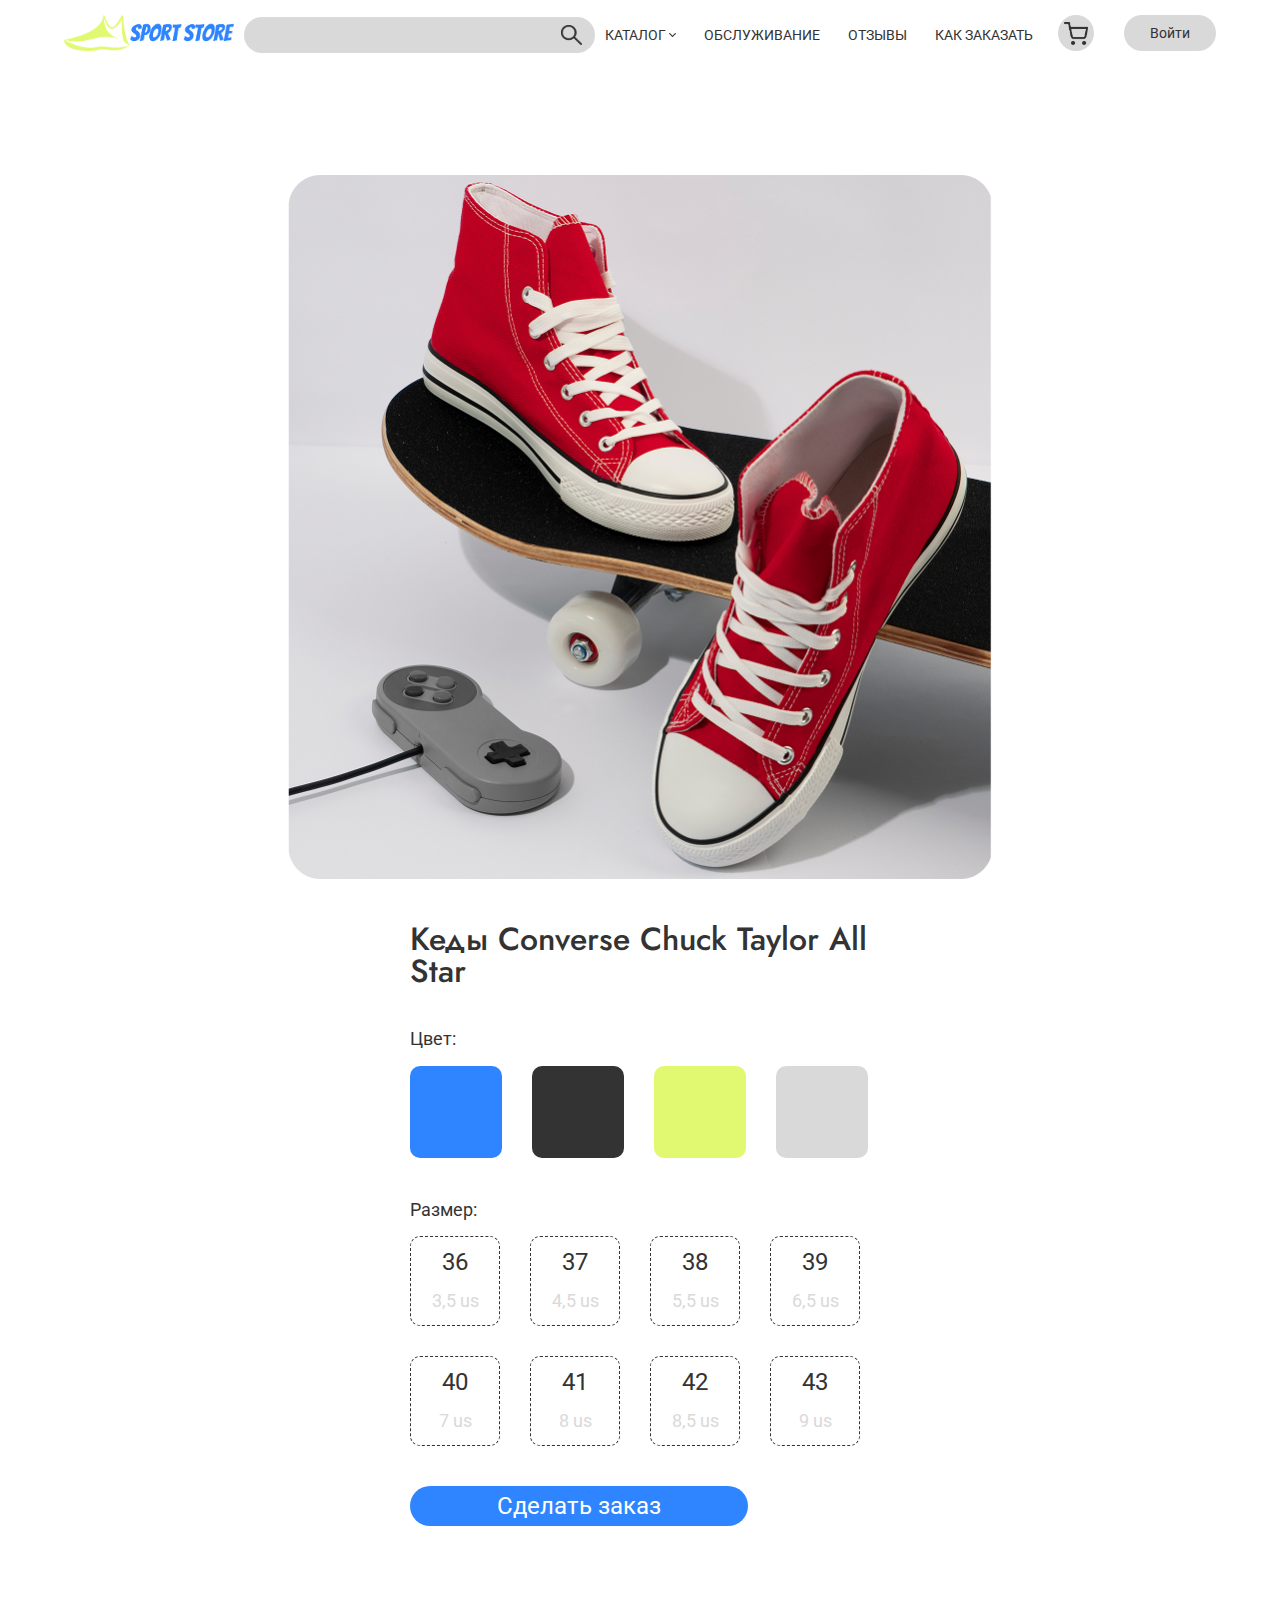
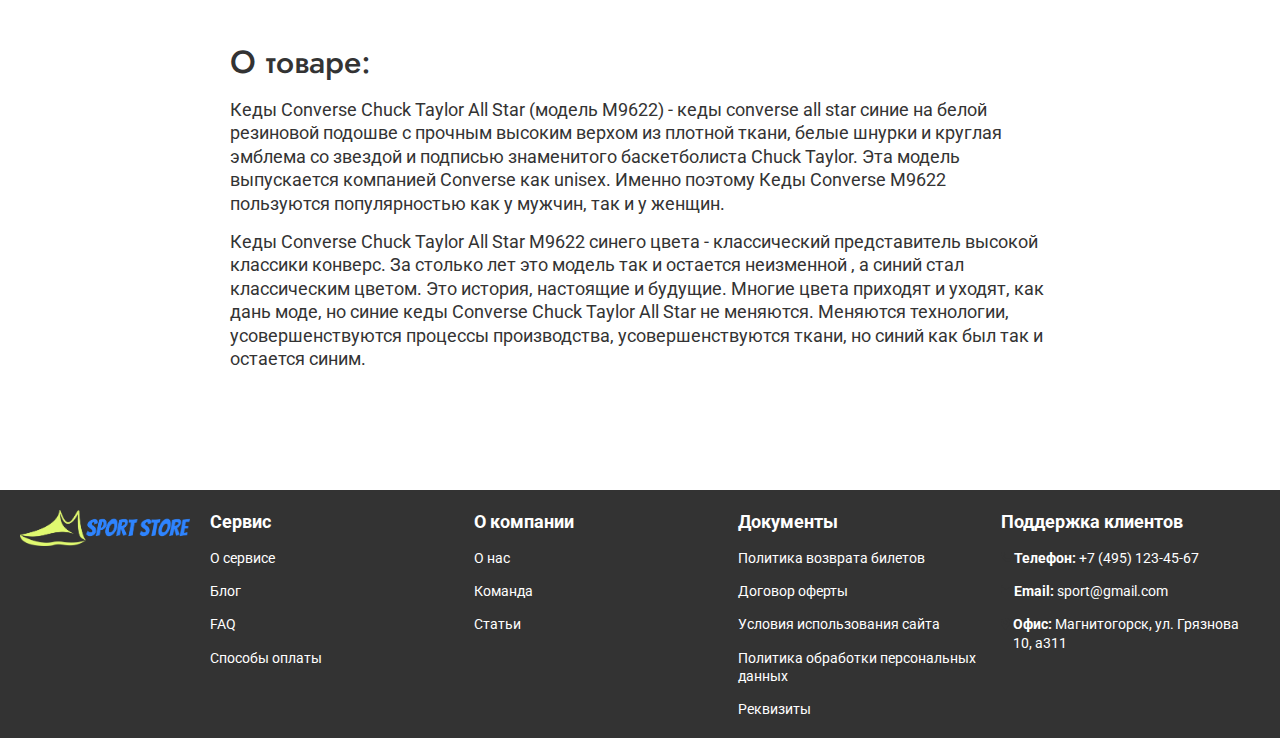
<file: components/product_card.html>
<!DOCTYPE html>
<html lang="en">
  <head>
    <meta charset="UTF-8" />
    <meta name="viewport" content="width=device-width, initial-scale=1.0" />
    <link rel="stylesheet" href="../style.css" />
    <link rel="preconnect" href="https://fonts.googleapis.com" />
    <link rel="preconnect" href="https://fonts.gstatic.com" crossorigin />
    <link
      href="https://fonts.googleapis.com/css2?family=Jost:ital,wght@0,100..900;1,100..900&family=Roboto:ital,wght@0,100..900;1,100..900&display=swap"
      rel="stylesheet"
    />
    <title>Sport Store/Карточка продукта</title>
  </head>
  <body>
    <div class="list1">
      <header class="TEXT_menu">
        <div class="header_left">
          <a href="../index.html"><img src="../img/logo.png" alt="LOGO" class="logo" /></a>

          <details class="burger">
            <summary><img src="../img/бургер.png"></summary>
              <div class="burger_content">
                  <div class="menu_burger">КАТАЛОГ</div>
                  <div class="menu_burger">ОБСЛУЖИВАНИЕ</div>
                  <a href="../index.html#otziv" class="menu_burger">ОТЗЫВЫ</a>
                  <a href="registration.html" class="menu_burger">КАК ЗАКАЗАТЬ</a>
                  <div class="menu_burger">КОРЗИНА</div>
                  <div class="menu_burger">ВОЙТИ</div>
              </div>
          </details>

          <div class="search_container">
            <img
              src="../img/Search.png"
              alt="SEARCH"
              class="search_img"
            />
          </div>

          <div class="menu hide">
            <div class="menu_content">
              КАТАЛОГ
              <img src="../img/КаталогIMG.png" height="4px" alt="" />
            </div>
            <div class="menu_content">ОБСЛУЖИВАНИЕ</div>
            <a href="../index.html/#otziv" class="menu_content">ОТЗЫВЫ</a>
            <a href="registration.html" class="menu_content">КАК ЗАКАЗАТЬ</a>
          </div>
        </div>
        <div class="header_right hide">
          <div class="shopping_cart">
            <img src="../img/shopping_cart.png" height="23px" alt="" />
          </div>
          <div class="auth">Войти</div>
        </div>
      </header>
    </div>

    <div class="tovar_card">
        <div class="tovar_card_top">
            <div class="tovar_img">
                <img src="../img/tovar.png" width ="100%" alt="tovar" />
            </div>
            <div class="tovar_card_right">
                <div class="TEXT_podzagolovok tovar_inf">Кеды Converse Chuck Taylor All Star</div>
                <div class="tovar_inf">
                    <div class="TEXT_text">Цвет:</div>
                    <div class="size_colors">
                        <div class="tovar_col1 tovar_div_color"></div>
                        <div class="tovar_col2 tovar_div_color"></div>
                        <div class="tovar_col3 tovar_div_color"></div>
                        <div class="tovar_col4 tovar_div_color"></div>
                    </div>
                </div>
                <div class="tovar_inf">
                    <div class="TEXT_text">Размер:</div>
                    <div class="size_colors">
                        <div class="tovar_div_size">
                            <p class="TEXT_knopka">36</p>
                            <p class="TEXT_text">3,5 us</p>
                        </div>
                        <div class="tovar_div_size">
                            <p class="TEXT_knopka">37</p>
                            <p class="TEXT_text">4,5 us</p>
                        </div>
                        <div class="tovar_div_size">
                            <p class="TEXT_knopka">38</p>
                            <p class="TEXT_text">5,5 us</p>
                        </div>
                        <div class="tovar_div_size">
                            <p class="TEXT_knopka">39</p>
                            <p class="TEXT_text">6,5 us</p>
                        </div>
                        <div class="tovar_div_size">
                            <p class="TEXT_knopka">40</p>
                            <p class="TEXT_text">7 us</p>
                        </div>
                        <div class="tovar_div_size">
                            <p class="TEXT_knopka">41</p>
                            <p class="TEXT_text">8 us</p>
                        </div>
                        <div class="tovar_div_size">
                            <p class="TEXT_knopka">42</p>
                            <p class="TEXT_text">8,5 us</p>
                        </div>
                        <div class="tovar_div_size">
                            <p class="TEXT_knopka">43</p>
                            <p class="TEXT_text">9 us</p>
                        </div>
                    </div>
                </div>
                <a href="registration.html" class="knopka TEXT_knopka">Сделать заказ</a>
            </div>
        </div>
        <div class="tovar_card_bottom">
            <div class="TEXT_podzagolovok">О товаре:</div>
            <div class="TEXT_text">
                <div>Кеды Converse Chuck Taylor All Star (модель M9622) - кеды converse all star синие на белой резиновой подошве с прочным высоким верхом из плотной ткани, белые шнурки и круглая эмблема со звездой и подписью знаменитого баскетболиста Chuck Taylor. Эта модель выпускается компанией Converse как unisex. Именно поэтому Кеды Converse M9622 пользуются популярностью как у мужчин, так и у женщин.</div>
                <div>Кеды Converse Chuck Taylor All Star M9622 синего цвета - классический представитель высокой классики конверс. За столько лет это модель так и остается неизменной , а синий стал классическим цветом. Это история, настоящие и будущие. Многие цвета приходят и уходят, как дань моде, но синие кеды Converse Chuck Taylor All Star не меняются. Меняются технологии, усовершенствуются процессы производства, усовершенствуются ткани, но синий как был так и остается синим.</div>
            </div>
        </div>
    </div>

    <div class="list6">
        <footer>
            <div class="footer_conteiner">
                <img src="../img/logo.png" alt="LOGO" class="logo" />
                <div class="footer_content TEXT_menu">
                    <div class="foot_info">
                        <div class="foot_p TEXT_text">Сервис</div>
                        <div class="foot_p">О сервисе</div>
                        <div class="foot_p">Блог</div>
                        <div class="foot_p">FAQ</div>
                        <div class="foot_p">Способы оплаты</div>
                    </div>
                    <div class="foot_info">
                        <a href="team.html" class="foot_p TEXT_text">О компании</a>
                        <a href="team.html" class="foot_p">О нас</a>
                        <a href="team.html" class="foot_p">Команда</a>
                        <div class="foot_p">Статьи</div>
                    </div>
                    <div class="foot_info">
                        <div class="foot_p TEXT_text">Документы</div>
                        <div class="foot_p">Политика возврата билетов </div>
                        <div class="foot_p">Договор оферты</div>
                        <div class="foot_p">Условия использования сайта </div>
                        <div class="foot_p">Политика обработки персональных данных</div>
                        <div class="foot_p">Реквизиты</div>
                    </div>
                    <div class="foot_info">
                        <div class="foot_p TEXT_text">Поддержка клиентов</div>
                        <div class="foot_info_div">
                            <img src="../img/number.svg" width="10px" alt="">
                            <div class="foot_p"><b>Телефон: </b>+7 (495) 123-45-67</div>
                        </div>
                        <div class="foot_info_div">
                            <img src="../img/mail.svg" width="10px" alt="">
                            <div class="foot_p"><b>Email: </b>sport@gmail.com</div>
                        </div>
                        <div class="foot_info_div">
                            <img src="../img/adres.svg" width="9px" alt="">
                            <div class="foot_p"><b>Офис: </b>Магнитогорск, ул. Грязнова 10, a311</div>
                        </div>
                    </div>
                </div>
            </div>
        </footer>
    </div>

    
    <script src="../script.js"></script>
  </body>
</html>
</file>
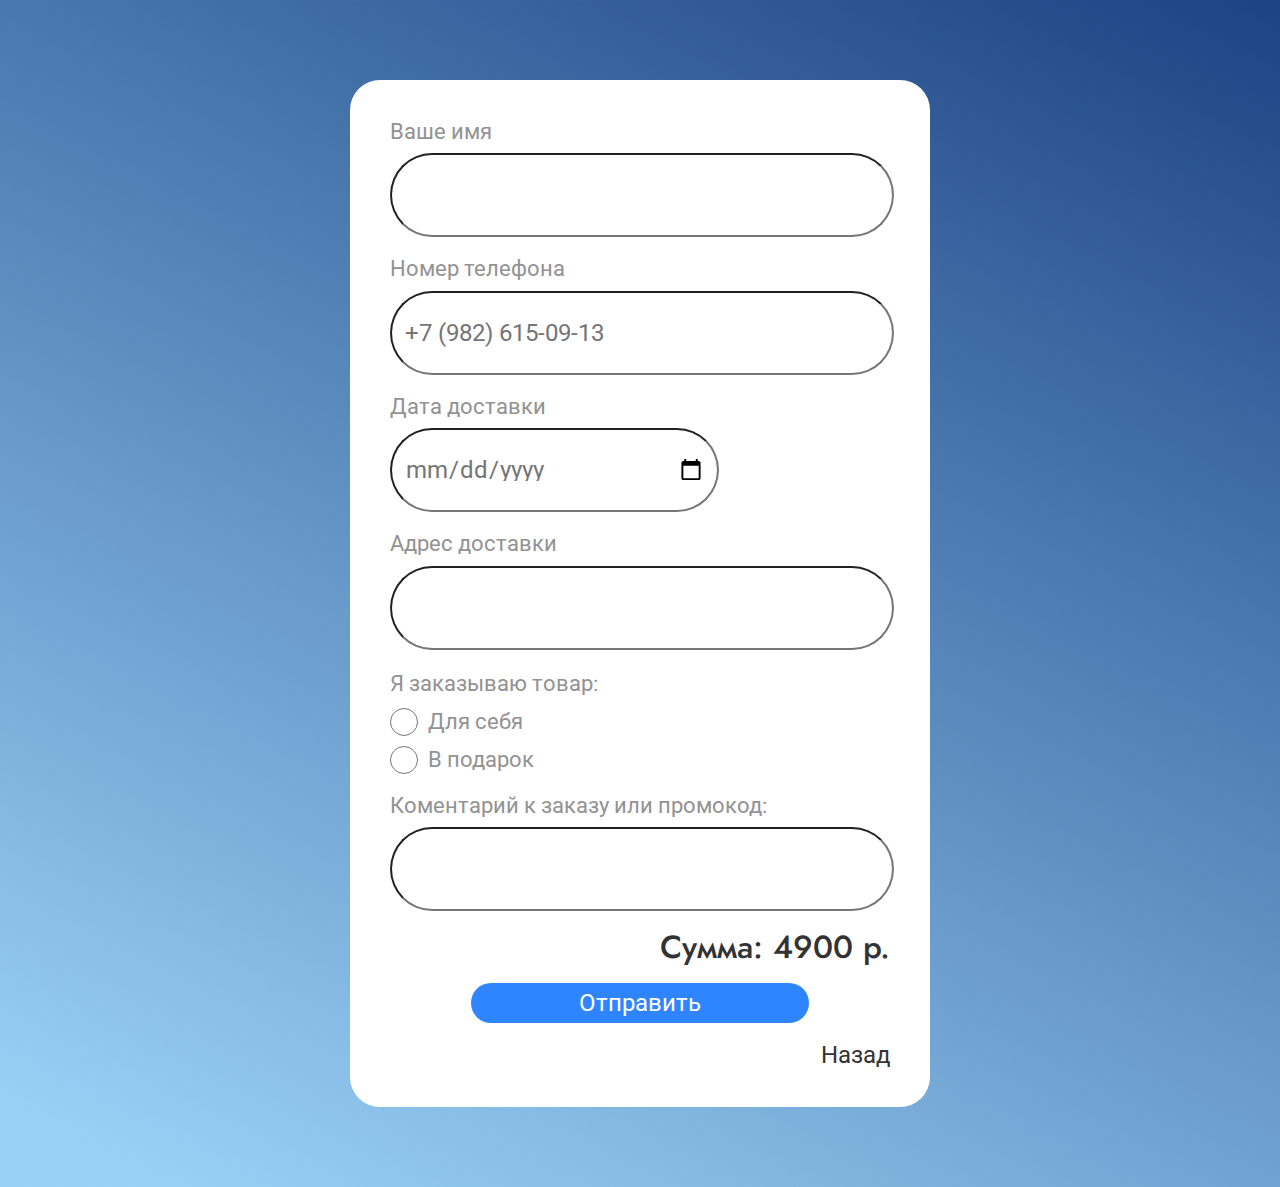
<file: components/registration.html>
<!DOCTYPE html>
<html lang="en">
  <head>
    <meta charset="UTF-8" />
    <meta name="viewport" content="width=device-width, initial-scale=1.0" />
    <link rel="stylesheet" href="../style.css" />
    <link rel="preconnect" href="https://fonts.googleapis.com" />
    <link rel="preconnect" href="https://fonts.gstatic.com" crossorigin />
    <link
      href="https://fonts.googleapis.com/css2?family=Jost:ital,wght@0,100..900;1,100..900&family=Roboto:ital,wght@0,100..900;1,100..900&display=swap"
      rel="stylesheet"
    />
    <title>Sport Store/Форма регистрации</title>
  </head>
  <body>
    <div class="list_registration_team TEXT_text">
      <form action="" id="registration">
        <div class="form_content">
          <label for="name">Ваше имя</label>
          <input type="text" name="name" id="name" required>
        </div>
        
        <div class="form_content">
          <label for="number">Номер телефона</label>
          <input type="tel" name="number" id="number" placeholder="+7 (982) 615-09-13" pattern="\+7\s?\(?9\d{2}\)?\s?\d{3}[-]?\d{2}[-]?\d{2}" required>
        </div>
        
        <div class="form_content">
          <label for="date">Дата доставки</label>
          <input type="date" name="date" id="date" required>
        </div>
        
        <div class="form_content">
          <label for="adres">Адрес доставки</label>
          <input type="text" name="adres" id="adres" required>
        </div>
        
        <div class="form_content">
          <div>Я заказываю товар:</div>
          <div>
            <input type="radio" name="for_who" id="self">
            <label for="self">Для себя</label>
          </div>
          <div>
            <input type="radio" name="for_who" id="gift">
            <label for="gift">В подарок</label>
          </div>
        </div>

        <div class="form_content">
          <label for="prom">Коментарий к заказу или промокод:</label>
          <input type="text" name="prom" id="prom" required>
        </div>

        <div class="form_summa TEXT_podzagolovok">Сумма: 4900 р.</div>

        <div class="knopka TEXT_knopka" onclick="document.getElementById('registration').submit()">Отправить</div>
        <a href="../index.html" class="TEXT_knopka" style="text-align: end; width: 100%;">Назад</a>
      </form>
    </div>

  </body>
</html>
</file>
<file: style.css>
* {
  margin: 0;
  padding: 0;
  /* border: dotted 2px rgb(196, 61, 61); */
  transition: transform 0.5s ease-in-out, box-shadow 0.5s ease-in-out, background-color 0.5s ease-in-out, color 0.0.s ease-in-out;
}
:root{
  --black:#333333;
  --blue:#2E85FF;
  --yellow:#e0f970;
  --gray:#d9d9d9;
  --white:#ffffff;
}
.TEXT_zagolovok{
  font-family: "Jost", sans-serif;
  font-size: 70px;
  font-weight: 500;
  line-height: 100%;
}
.TEXT_podzagolovok{
  font-family: "Jost", sans-serif;
  font-size: 32px;
  font-weight: 500;
  line-height: 100%;
}
.TEXT_menu{
  font-family: "Roboto", sans-serif;
  font-size: 14px;
  line-height: 130%;
}
.TEXT_text{
  font-family: "Roboto", sans-serif;
  font-size: 18px;
  line-height: 130%;
}
.TEXT_knopka{
  font-family: "Roboto", sans-serif;
  font-size: 24px;
  line-height: 100%;
  font-weight: 400;
}
.knopka{
  width: 100%;
  max-width: 338px;
  min-height: 40px;
  display: flex;
  justify-content: center;
  align-items: center;
  color: var(--white);
  background-color:var(--blue);
  border-radius: 100px;
  cursor: pointer;
}
.knopka:hover{
  background-color: var(--yellow);
  color: var(--blue);
  box-shadow: rgb(0, 0, 0, 0.25) 0 4px 4px;
  transform: scale(1.02);
}
a{
  text-decoration: none;
  color: var(--black);
}
.ANIMATION:hover{
  box-shadow: rgb(0, 0, 0, 0.25) 0 4px 4px;
  transform: scale(1.02);
  cursor: pointer;
}


body {
  color: var(--black);
  width: 100%;
  padding-top: 15px;
  display: flex;
  justify-content: center;
  align-items: center;
  flex-direction: column;
  gap: 120px;
}


.list1{
  width: 100%;
  display: flex;
  justify-content: center;
  align-items: center;
  flex-direction: column;
  gap: 25px;
}
header {
  width: 90%;
  max-width: 1440px;
  display: flex;
  flex-direction: row;
  justify-content: space-between;
  align-items: start;
}
.header_left {
  display: flex;
  justify-content: space-between;
  align-items: center;
  width: 100%;
  max-width: 1030px;
  /* min-width: 300px; */
  row-gap:10px;
  column-gap: 10px;

}
.logo {
  width: 170px;
  height: 36px;
}
.burger{
  display: none;
}
.search_container {
  width: 100%;
  height: 36px;
  max-width: 338px;
  min-width: 200px;
  display: flex;
  flex-direction: column;
  align-items: end;
  justify-content: center;
  padding-right: 13px;
  background-color: var(--gray);
  border-radius: 56px;
}
.search_container:hover {
  height: 32px;
  padding-right: 12px;
  border: var(--black) solid 1px;
  background-color: var(--white);
  box-shadow: rgb(0, 0, 0, 0.25) 0 4px 4px;
  cursor: pointer;
}
@media (max-width:600px) {  
  .search_container {
    max-width: 284px;
  }
}
@media (max-width:530px) {  
  .search_container {
    max-width: 338px;
    margin: 0 auto; 
  }
}
.search_img {
  width: 21px;
  height: 20px;
}
.menu {
  width: 100%;
  display: flex;
  justify-content: space-between;
  align-items: center;
  max-width: 434px;
  min-width: 380px;
}
.menu_content {
  display: flex;
  justify-content: center;
  align-items: center;
  gap: 3px;
}
.menu_content:hover {
  color: var(--blue);
  transform: scale(1.02);
  cursor: pointer;
}
.header_right { 
  display: flex;
  justify-content: center;
  align-items: center;
  gap: 30px;
  padding-left: 25px;
}
.shopping_cart {
  width: 36px;
  height: 36px;
  border-radius: 21px;
  display: flex;
  justify-content: center;
  align-items: center;
  background-color: var(--gray);
}
.shopping_cart:hover {
  width: 34px;
  height: 32px;
  border: var(--black) solid 1px;
  background-color: var(--white);
  box-shadow: rgb(0, 0, 0, 0.25) 0 4px 4px;
  cursor: pointer;
}
.auth {
  width: 92px;
  height: 36px;
  border-radius: 56px;
  display: flex;
  justify-content: center;
  align-items: center;
  background-color: var(--gray);
}
.auth:hover {
  width: 90px;
  height: 32px;
  border: var(--black) solid 1px;
  background-color: var(--white);
  box-shadow: rgb(0, 0, 0, 0.25) 0 4px 4px;
  cursor: pointer;
}
.banner {
  width: 100%;
  height: 700px;
  background: url(img/baner_back.png);
  background-size: cover;
  background-position: center;
  display: flex;
  flex-direction: column;
  justify-content: center; 
  align-items: center;
  color: var(--white);
}
.banner_content {
  max-width: 1440px;
  min-width: 300px;
  width: 80%;
  display: flex;
  flex-direction: column;
  justify-content: start;
  align-items: start;
  gap: 20px;
}
.banner_content h1 {
  color: var(--yellow);
  width: 100%;
  max-width: 562px;
}
.banner_content h1 .h1_mag {
  color: var(--white);
  width: 100%;
}
.banner_content_text {
  width: 100%;
  max-width: 562px;
}

.list2 {
  width: 80%;
  max-width: 1440px;
  display: flex;
  justify-content: center;
  flex-wrap: wrap;
  gap: 30px;
}
.content_list2 {
  width: 100%;
  max-width: 705px;
  min-width: 300px;
  display: flex;
  flex-direction: column;
  justify-content: start;
  align-items: center;
  gap: 30px;
}
.image1 {
  width: 100%;
  display: flex;
  flex-direction: row;
  gap: 30px;
}
.im{
  width: 100%;
  display: flex;
}
.im23 {
  width: 100%;
  display: flex;
  flex-direction: column;
  gap: 30px;
}
.image2 {
  width: 100%;
  display: flex;
  flex-direction: column;
  gap: 30px;
}
.im56 {
  width: 100%;
  display: flex;
  gap: 30px;
}
.list2 img {
  border-radius: 5px;
  width: 100%;
}
.list2 img:hover{
  box-shadow: rgb(0, 0, 0, 0.25) 0 7px 10px;
  transform: scale(1.02);
  cursor: pointer;
}


.list3{
  width: 80%;
  max-width: 1440px;
  min-width: 300px;
  display: flex;
  flex-direction: column;
  gap: 25px;
  align-items: center;
}
.content_list3{
  width: 100%;
  max-width: 1440px;
  display: flex;
  justify-content: center;
  gap: 30px;
  flex-wrap: wrap;
}
.cart{
  width: 100%;
  height: 620px;
  max-width: 460px;
  min-width: 300px;
  display: flex;
  flex-direction: column;
  justify-content: end;
  align-items: center;
  border-radius: 32px;
}
.cart:hover{
  box-shadow: rgb(0, 0, 0, 0.25) 0 10px 10px;
  transform: scale(1.02);
  cursor: pointer;
}
.cart_1{
  background: url(img/cart1.png);
}
.cart_2{
  background: url(img/cart2.png);
}
.cart_3{
  background: url(img/cart3.png);
}
.cart{
  background-position-x: center;
  background-position-y: -60px;

}
.cart_conteiner{
  width: 100%;
  height: 230px;
  background-color: var(--gray);
  display: flex;
  justify-content: center;
  border-radius: 0 0 32px 32px;
}
.cart_content{
  width: 100%;
  margin:15px 30px;
  height: 176px;
  display: flex;
  flex-direction: column;
  align-items: center;
  justify-content: space-between;
}
.cart_top{
  width: 100%;
  margin:15px 30px;
  display: flex;
  align-items: center;
  justify-content: space-between;
}
.cart_top_left{
  width: 100%;
  max-width: 294px;
  display: flex;
  flex-direction: column;
  gap: 0;
}
.cart_top_left h2{
  width: 100%;
  font-size: 24px;
}
.cart_top_left p{
  width: 100%;
  font-size: 16px;
}
.cart_top_right{
  height: max-content;
  min-width: 90px;
  display: flex;
  justify-content: center;
  align-items: center;
  padding: 5px;
  background-color: var(--blue);
  color: var(--white);
  border-radius: 100px;
}

.list4{
  width: 80%;
  max-width: 1440px;
  min-width: 300px;
  display: flex;
  justify-content: center;
  align-items: center;
  gap: 50px;
  flex-wrap: wrap;
}
.list4_content{
  width: 100%;
  min-width: 300px;
  max-width: 700px;
  height: 586px;
  display: flex;
  flex-direction: column;
  justify-content: space-between;
  align-items: center;
  /* gap: 40px; */
}
.list4_top{
  width: 100%;
  display: flex;
  flex-direction: column;
  gap: 130px;
}
.list4_top p:first-child{
  color: var(--blue);
}
.list4_text {
  width: 100%;
}
.list4_text li {
  margin-left: 20px;
}
@media (max-width:1667px) {
  .list4_content{
    gap: 40px;
    height: auto;

  }
  .list4_top{
    gap: 21px;
  }
}


.list5{
  width: 80%;
  max-width: 1440px;
  display: flex;
  flex-direction: column;
  justify-content: center;
  align-items: center;
  gap: 25px;
}
.list5_text{
  width: 100%;
  text-align: center;
}
.list5_content{
  width: 100%;
  max-width: 1440px;
  display: flex;
  flex-wrap: wrap;
  justify-content: center;
  align-items: center;
  gap: 30px;
}
.list5_cart{
  width: 100%;
  background-color: var(--gray);
  height: 320px;
  max-width: 330px;
  min-width: 270px;
  display: flex;
  justify-content: center;
  align-items: center;
  border-radius: 32px 5px 32px 5px;
}
.list5_cart:hover{
  box-shadow: var(--blue) 0 7px 10px;
  background-color: var(--blue);
  color: var(--white);
  transform: scale(1.02);
  cursor: pointer;
}
.list5_cart_content{
  width: 100%;
  margin: 0 20px;
  height: 273px;
  display: flex;
  flex-direction: column;
  justify-content: space-between;
  align-items: center;
}
.list5_cart_content_top{
  width: 100%;
  display: flex;
  flex-direction: column;
  gap: 25px;
}
.list5_cart_content_top p{
  width: 100%;
}
.list5_cart_content_top p:first-child{
  font-weight: 500;
}
.list5_rating{
  display: flex;
  justify-content: center;
  align-items: center;
  gap: 10px;
}
.stars_container{
  display: flex;
  justify-content: center;
  align-items: center;
  gap: 1px;
}

.list6{
  width: 100%;
  display: flex;
  flex-direction: column;
  justify-content: center;
  align-items: center;
  gap: 120px;
}
.karta{
  width: 100%;
  max-width: 1440px;
  height: 695px;
  border-radius: 32px;
}
footer{
  width: 100%;
  display: flex;
  justify-content: center;
  align-items: center;
  background-color: var(--black);
  color: var(--white);
}
.footer_conteiner{
  width: 100%;
  max-width: 1440px;
  display: flex;
  padding: 20px;
  justify-content: space-between;
  gap: 20px;
}
.footer_content{
  width: 100%;
  min-width: 282px;
  max-width: 1250px;
  display: flex;
  justify-content: space-between;
  column-gap: 5px;
  row-gap: 10px;
}
.foot_info{
  width: 100%;
  height: fit-content;
  min-width: 130px;
  max-width: 305px;
  display: flex;
  flex-direction: column;
  gap: 15px;
}
.foot_info .foot_p:first-child{
  font-weight: 700;
}
.foot_info_div{
  width: 100%;
  display: flex;
  justify-content: start;
  align-items: start;
  flex-wrap: nowrap;
  gap: 3px;
}
.foot_info_div img{
  margin-top: 3px;
}
.foot_p{
  width: fit-content;
  color: var(--white);
}
.foot_p:hover{
  color: var(--blue);
  transform: scale(1.02);
  cursor: pointer;
}
@media (max-width:1080px) {
  header{
    flex-wrap: wrap;
  }
  .header_left{
    flex-wrap: wrap;
  }
  .header_right{
    width: 100%;
    justify-content: end;
  }
} 
@media (max-width:780px) {
  .footer_conteiner{
    flex-wrap: wrap;
  }
}
@media (max-width:590px) {
  .footer_content{
    flex-wrap: wrap;
  }
  .foot_info{
    width: min-content;
  }
}
@media (max-width:530px) {
  body{
    gap: 70px;
  }
  .hide{
    display: none;
  }
  .burger{
    display: block;
  }
  .burger > summary::marker{
    content: "";
  }
  .burger summary img{
    width: 28px;
    float: right;
  }
  .burger_content{
    display: flex;
    flex-direction: column;
    gap: 10px;
    margin: 30px 25px 0 0;
    right: 0;
    padding: 15px;
    border-radius: 10px;
    background-color: var(--gray);
    position: absolute;
  }
  .menu_burger{
    text-align: end;
  }
  .banner{
    height: 500px;
  }
  .list6{
    gap: 0;
  }
  .karta{
    width: 100%;
    max-width: 1440px;
    height: 695px;
    border-radius: 32px 32px 0 0 ;
  }
}
@media (max-width:439px) {
  .footer_content{
    justify-content: center;
  }
  .cart {
    background-position-y: 0;
    background-size: 135%;
  }   
  .TEXT_zagolovok{
    font-size: 55px;
  }
  .TEXT_podzagolovok{
    font-size: 26px;
  }
}

/* Карточка товара!!!!!!!!!!!!!!!!!!!!!!!!!!!!!!!!!!!!!!!!!!!!!!!!!!!!!!!!!!!!!!!!!!!!!!!!!!!!!!!!!!!!!!!!!! */

.tovar_card{
  width: 80%;
  max-width: 1440px;
  display: flex;
  flex-direction: column;
  justify-content: center;
  align-items: center;
  gap:120px;
}
@media (max-width:530px) {
  .tovar_card{
    gap: 70px;
  }
}
.tovar_card_top{
    width: 100%;
    display: flex;
    justify-content: space-around;
    align-items: center;
    gap: 40px;
    flex-wrap: wrap;
}
.tovar_img{
  width: 705px;
}
.tovar_card_right{
  width: 460px;
  display: flex;
  flex-direction: column;
  gap: 40px;
}
.tovar_inf{
  width: 100%;
  display: flex;
  flex-direction: column;
  gap: 15px;
}
.size_colors{
  width: 100%;
  max-width: 460px;
  display: flex;
  flex-wrap: wrap;
  gap: 30px;
}
.tovar_div_color{
  width: 92px;
  height: 92px;
  border-radius: 10px;
}
.tovar_div_size{
  width: 88px;
  height: 88px;
  display: flex;
  flex-direction: column;
  justify-content: center;
  align-items: center;
  gap: 15px;
  border: 1px dashed var(--black);
  border-radius: 10px;
}
.active_color{
  border: var(--black) solid 2px;
  width: 86px;
  height: 86px;
}
.active_size{
  border: var(--black) solid 1px;
}
.no_active_size{
  background-color: var(--gray);
  
}
.tovar_div_size p~p{
  color: var(--gray);
}
.no_active_size p~p{
  color: var(--white);
}
.tovar_col1{
  background-color: var(--blue);
}
.tovar_col2{
  background-color: var(--black);
}
.tovar_col2[class~='active_color']{
  border-color: var(--blue);
}
.tovar_col3{
  background-color: var(--yellow);
}
.tovar_col4{
  background-color: var(--gray);
}
.tovar_card_bottom{
  width: 80%;
  max-width: 1440px;
  display: flex;
  flex-wrap: wrap;
  row-gap: 20px;
}
.tovar_card_bottom > div:first-child{
  width: 200px;
}
.tovar_card_bottom div~div{
  width: 100%;
  max-width: 950px;
  display: flex;
  flex-direction: column;
  gap: 15px;
}
/*  Акция!!!!!!!!!!!!!!!!!!!!!!!!!!!!!!!!!!!!!!!!!!!!!!!!!!!!!!!!!!!!!!!!!!!!!!!!!!!!!!!!!!!!!!!!!!!!!!!!!!!! */
.action_list{
  background-image: url(img/action.png);
  width: 100%;
  height: 780px;
  background-size: cover;
  background-position-y: center;
  display: flex;
  flex-direction: column;
  justify-content: center; 
  align-items: end;
  border-radius: 40px;
  margin-top: -80px ;
}
.actin_conteiner{
  width: 90%;
  max-width: 733px;
  display: flex;
  flex-direction: column;
  align-items: center;
  gap: 20px;
  margin: 40px;
  font-weight: 400;
}
.action_content{
  width: 100%;
  height: 200px;
  background-color: rgb(225, 225, 225, 0.75);
  text-align: center;
  border-radius: 25px;
  display: flex;
  justify-content: center;
  align-items: center;
}
.action_content > div{
  width: 80%;
  display: flex;
  flex-direction: column;
  gap: 10px;
}
.action_content_div{
  display: flex;
  justify-content: center;
  align-items: center;
}
.rate_action{
  display: flex;
  flex-direction: column;
}
@media (max-width:815px) {
  .action_list{
    align-items: center;
  }
  .actin_conteiner{
    font-size: 26px;
    margin: 0;
  }
}
@media (max-width:530px) {
  .action_list{
    margin-top: -30px;
  }
}
@media (max-width:450px) {
  .actin_conteiner{
    font-size: 20px;
  }
  .action_content_div{
    flex-wrap: wrap;
  }
}

/* Форма регистрации!!!!!!!!!!!!!!!!!!!!!!!!!!!!!!!!!!!!!!!!!!!!!!!!!!!!!!!!!!!!!!!!!!!!!!!!!!!!!!!!!!!!!!!!! */
.list_registration_team{
  width: 100%;
  display: flex;
  justify-content: center;
  align-items: center;
  background-image: url(img/registr.png);
  background-position: center;
  background-size: cover;
  margin-top: -15px;
}
#registration{
  background-color: var(--white);
  width: 90%;
  max-width: 500px;
  display: flex;
  flex-direction: column;
  justify-content: center;
  align-items: center;
  padding:40px;
  margin: 80px 40px;
  border-radius: 30px;
  color: #929292;
  gap:20px;
  font-size: 22px;
}
#registration input{
  width: 95%;
  height: 80px;
  border-radius: 50px;
  font-size: 24px;
  font-family: 'Roboto';
  color: #757575;
  padding: 0 2.5%;
}
#registration input[type="radio"]{
  width: 28px;
}
#registration input[type="date"]{
  max-width: 300px;
  font-family: "Roboto", sans-serif;
  font-size: 24px;
  line-height: 80%;
  color: #757575;
}
#registration input::placeholder{
  font-family: "Roboto", sans-serif;
  font-size: 24px;
  line-height: 80%;
}
.form_content{
  width: 100%;
  display: flex;
  flex-direction: column;
  gap: 10px;
}
.form_content div{
  width: 100%;
  display: flex;
  align-items: center;
  height: 28px;
  gap: 10px;
}
.form_summa{
  color: var(--black);
  width: 100%;
  text-align: end;
}

/*Наша команда!!!!!!!!!!!!!!!!!!!!!!!!!!!!!!!!!!!!!!!!!!!!!!!!!!!!!!!!!!!!!!!!!!!!!!!!!!!!!!!!!!!!!!!!!!!!!!! */

.team_conteiner{
  width: 90%;
  max-width: 1440px;
  display: flex;
  justify-content: space-around;
  align-items: center;
  gap:25px;
  margin: 80px 0;
}
.team_content{
  width: 100%;
  max-width: 374px;
  padding: 30px;
  background-color: var(--white);
  display: flex;
  flex-direction: column;
  justify-content: space-between;
  border-radius: 50px;
  gap: 80px;
}
.team_top{
  width: 100%;
  display: flex;
  flex-direction: column;
  align-items: center;
  gap: 25px;
}
.team_top div{
  width: 100%;
  text-align: center;
}
.team_img img{
  width: 100%;
}
.team_bottom{
  width: 90%;
  justify-content: space-between;
  padding: 2.5% 5%;
}
@media (max-width:1200px) {
  .team_conteiner{
    flex-wrap: wrap;
  }
}
</file>
